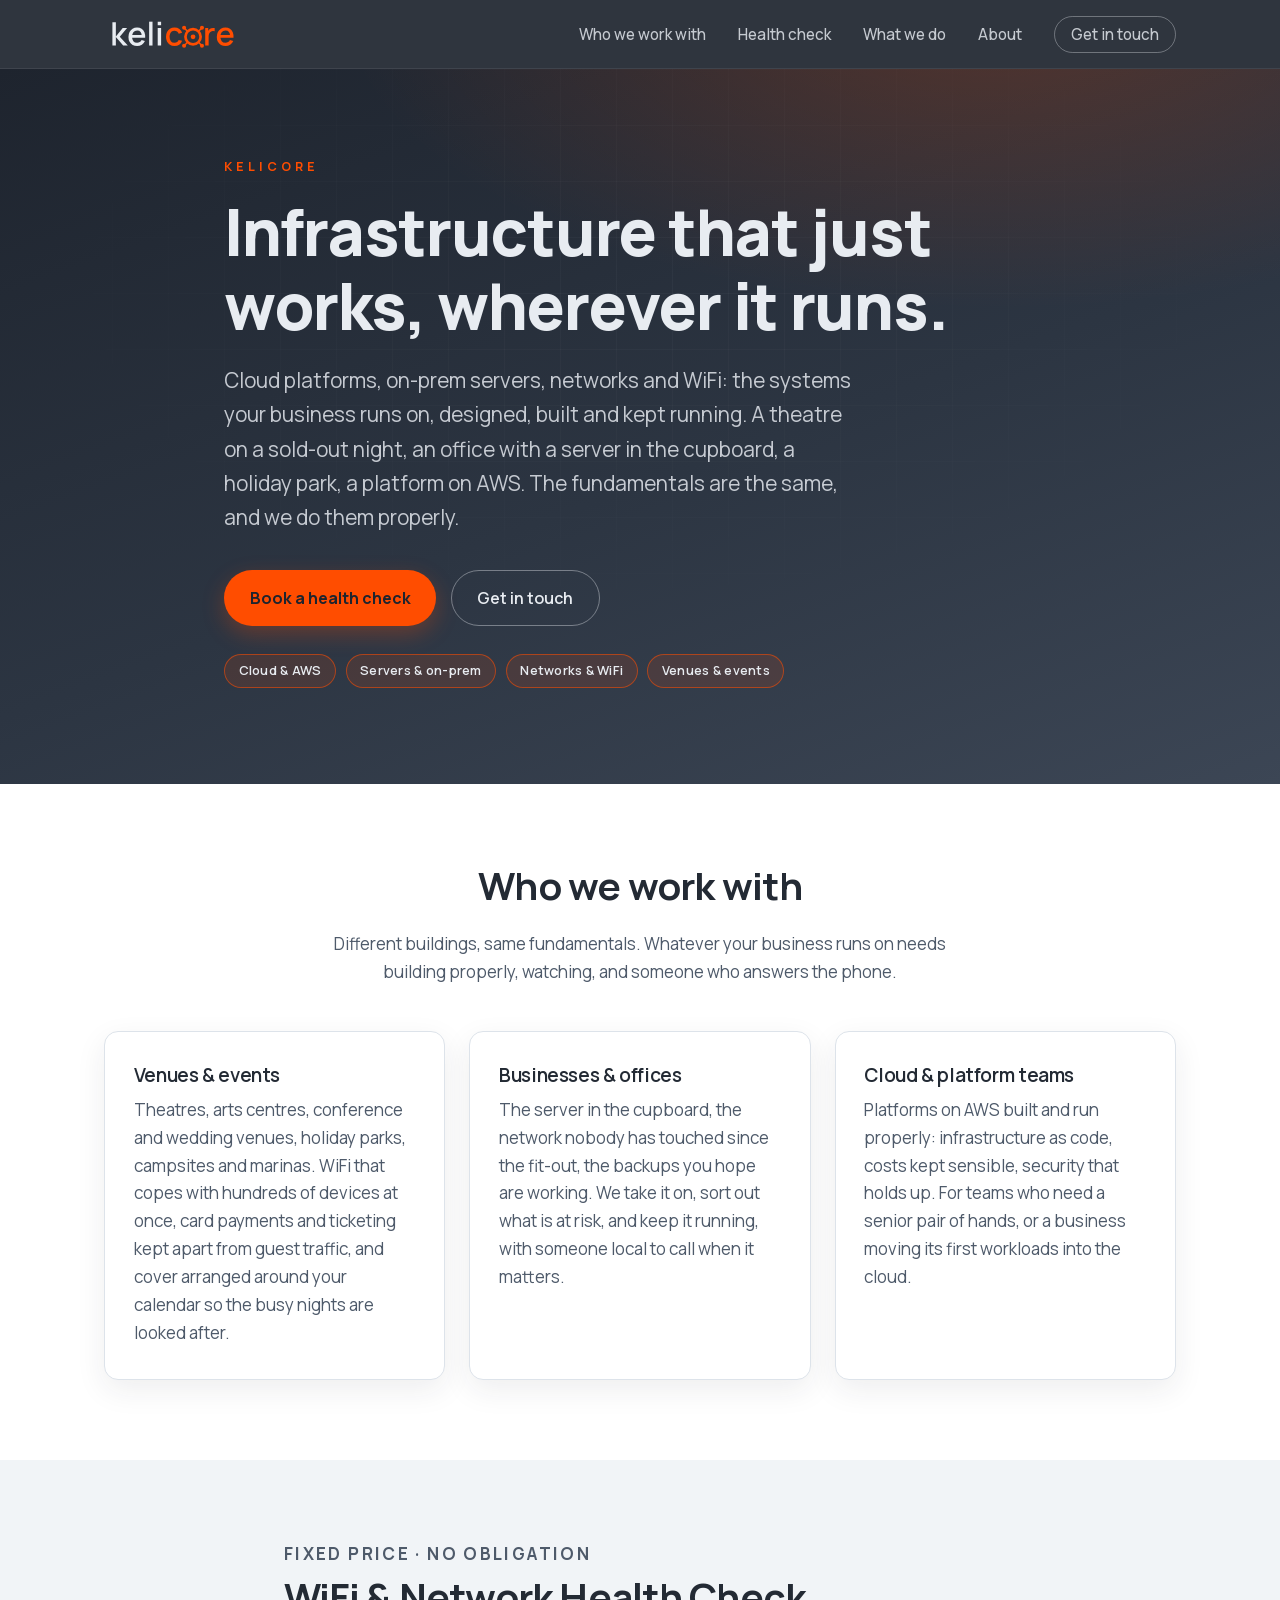
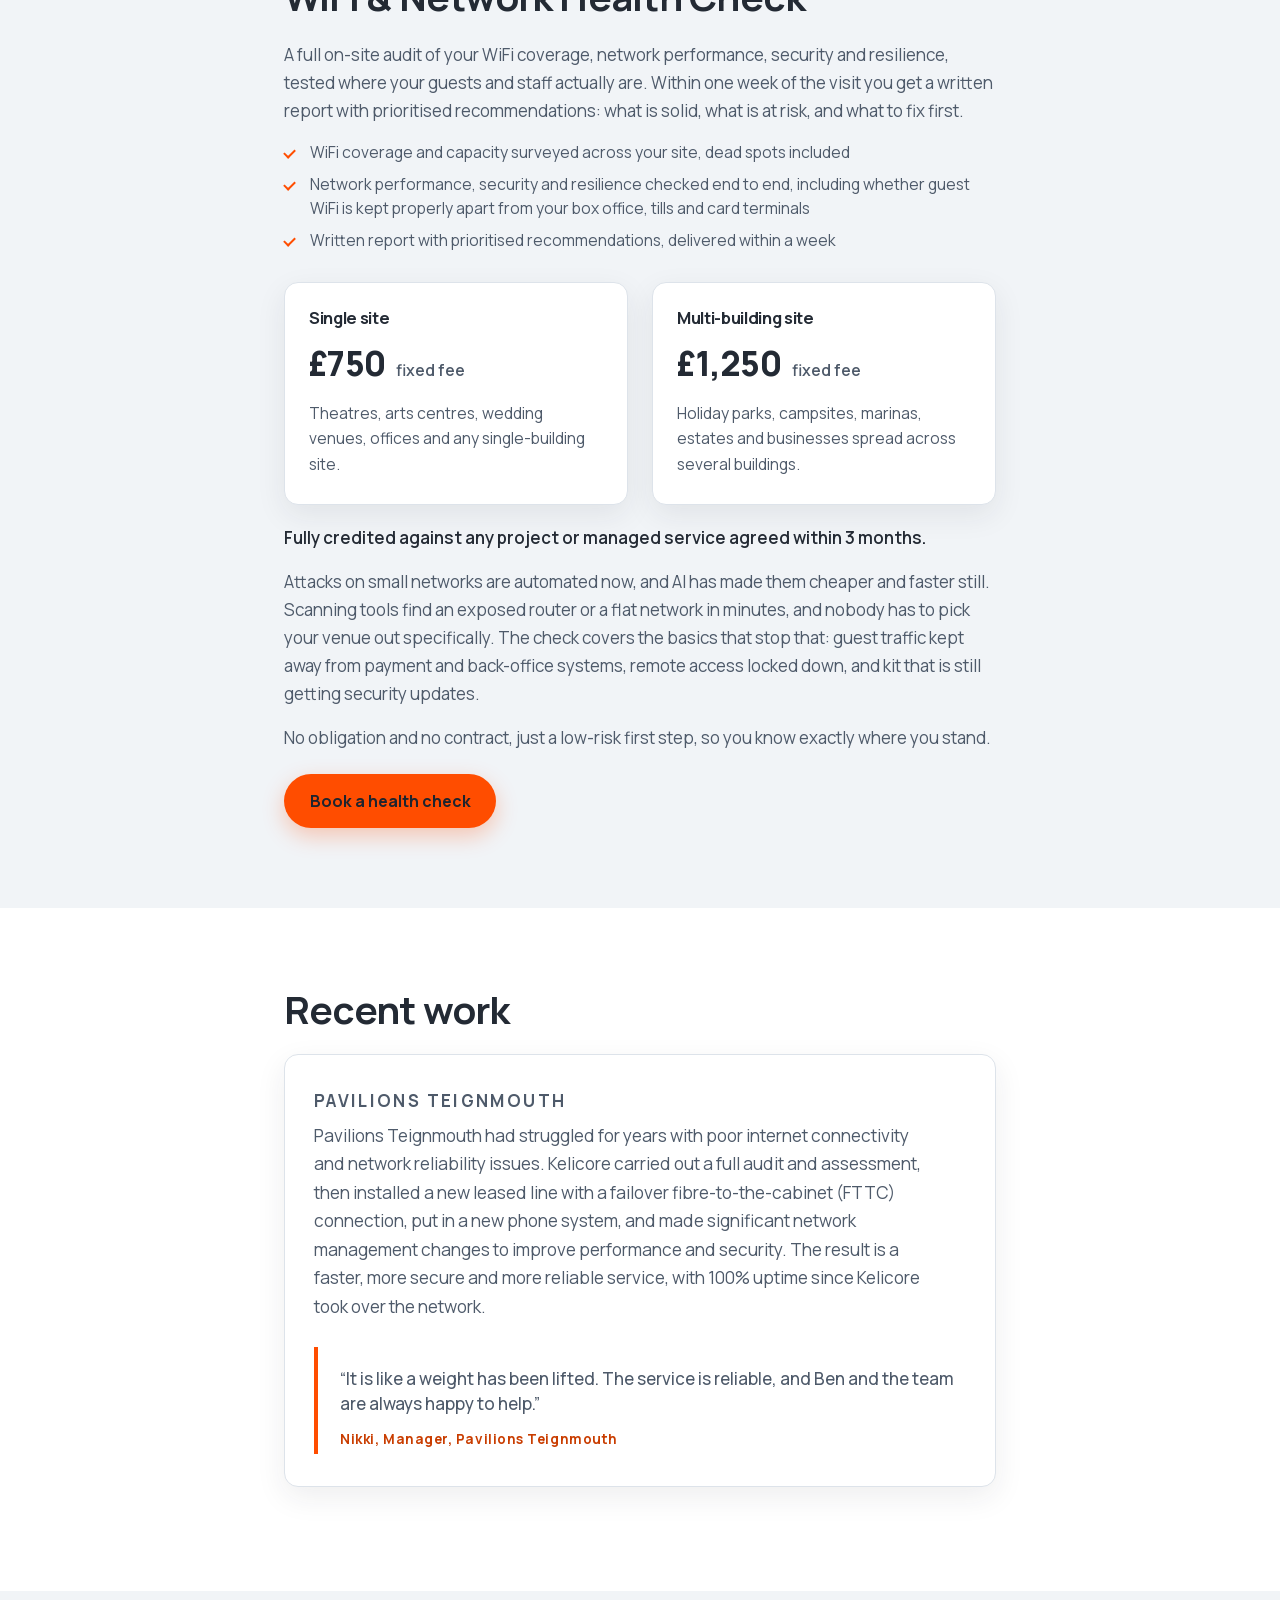
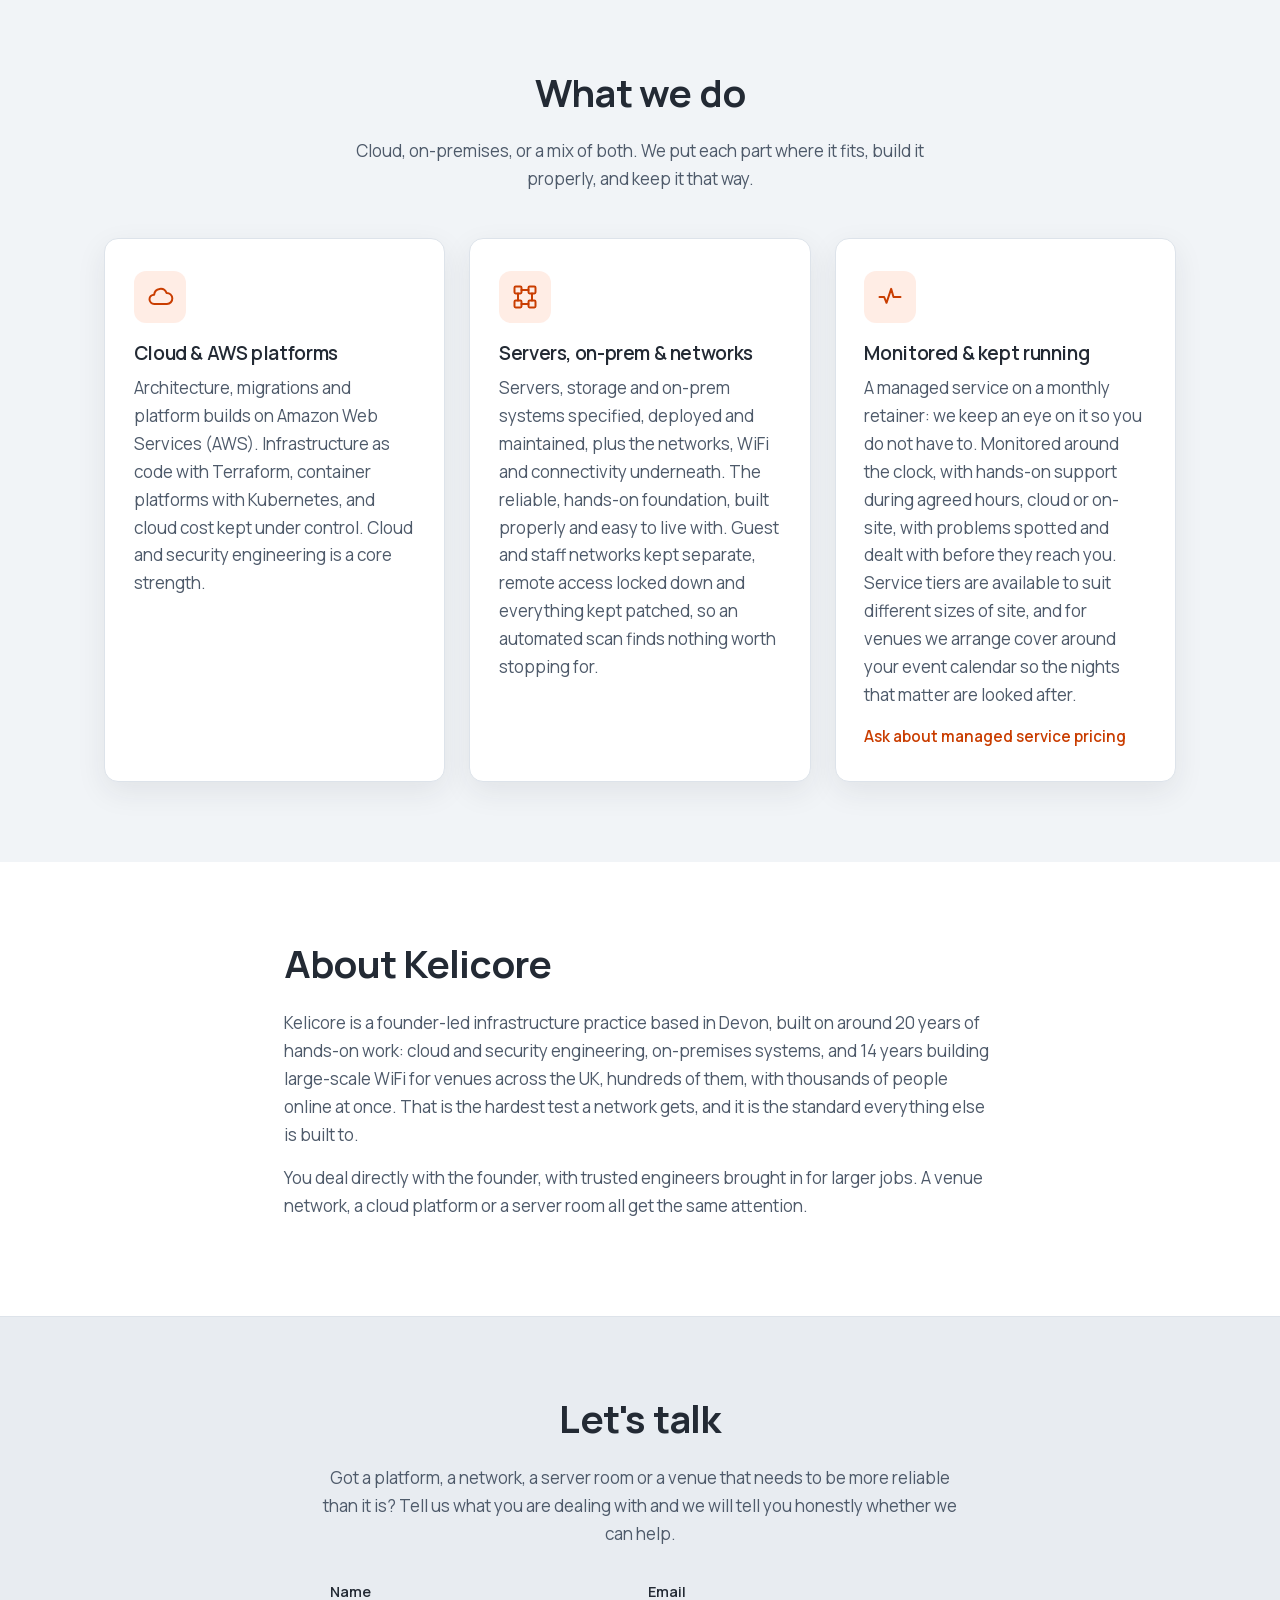
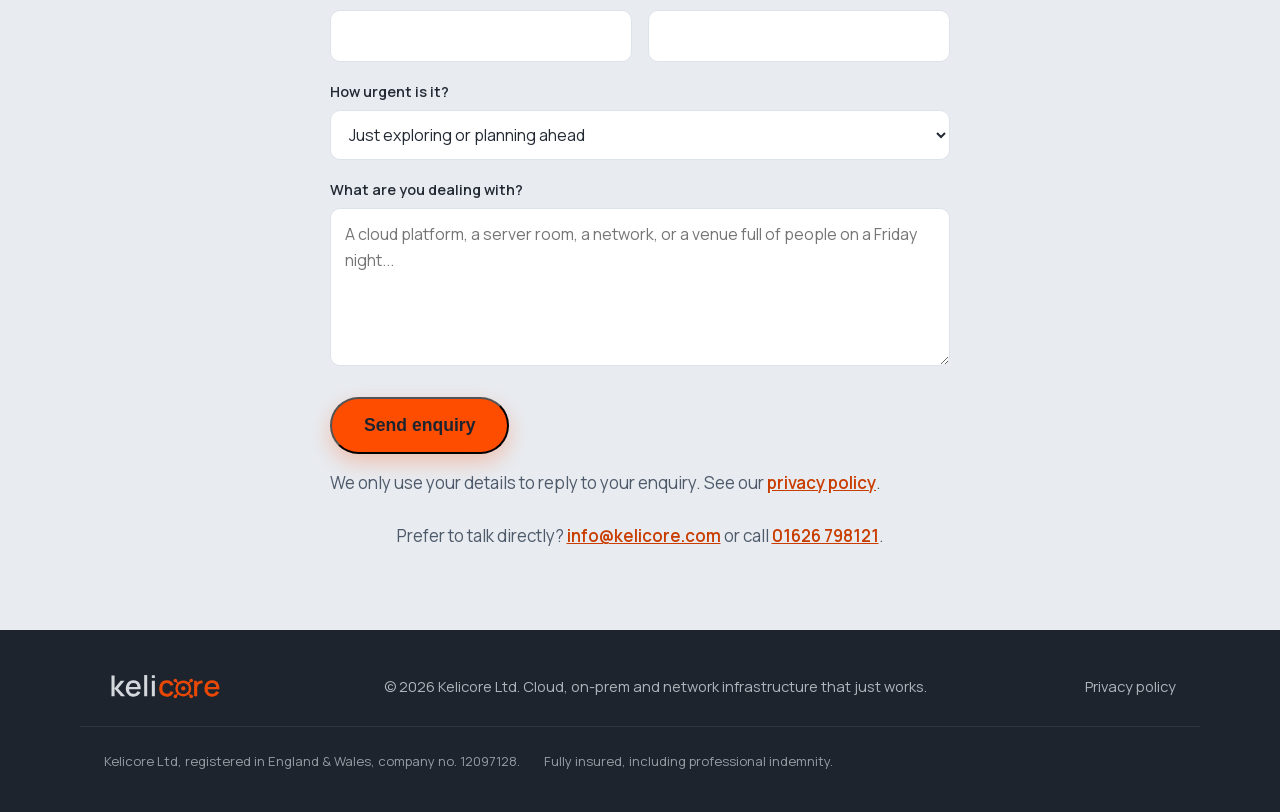
<file: index.html>
<!DOCTYPE html>
<html lang="en">
<head>
  <meta charset="UTF-8">
  <meta name="viewport" content="width=device-width, initial-scale=1.0">
  <title>Kelicore | Infrastructure that just works</title>
  <meta name="description" content="Kelicore designs, builds and looks after the infrastructure businesses run on: cloud and AWS, on-prem servers, networks and WiFi. Venues, offices and everything in between. Fixed-price health checks from £750. Devon and the South West.">

  <link rel="icon" href="favicon.ico" sizes="48x48">
  <link rel="icon" href="favicon-32.png" type="image/png" sizes="32x32">
  <link rel="icon" type="image/svg+xml" href="favicon.svg">
  <link rel="apple-touch-icon" href="apple-touch-icon-180.png">
  <link rel="canonical" href="https://kelicore.com/">

  <!-- Open Graph -->
  <meta property="og:type" content="website">
  <meta property="og:title" content="Kelicore | Infrastructure that just works">
  <meta property="og:description" content="Kelicore designs, builds and looks after the infrastructure businesses run on: cloud and AWS, on-prem servers, networks and WiFi. Venues, offices and everything in between. Fixed-price health checks from £750. Devon and the South West.">
  <meta property="og:url" content="https://kelicore.com/">
  <meta property="og:image" content="https://kelicore.com/assets/og-image.png">
  <meta name="twitter:card" content="summary_large_image">
  <meta name="twitter:description" content="Kelicore designs, builds and looks after the infrastructure businesses run on: cloud and AWS, on-prem servers, networks and WiFi. Venues, offices and everything in between. Fixed-price health checks from £750. Devon and the South West.">

  <!-- Fonts: Manrope is the brand typeface, self-hosted (see styles.css) -->
  <link rel="preload" href="assets/fonts/manrope-latin.woff2" as="font" type="font/woff2" crossorigin>

  <link rel="stylesheet" href="styles.css">

  <!-- Structured data: helps search engines understand the business, its
       location, services and the Pavilions Teignmouth reference. -->
  <script type="application/ld+json">
  {
    "@context": "https://schema.org",
    "@type": "ProfessionalService",
    "@id": "https://kelicore.com/#business",
    "name": "Kelicore Ltd",
    "alternateName": "Kelicore",
    "url": "https://kelicore.com/",
    "logo": "https://kelicore.com/assets/logo-light-bg.svg",
    "image": "https://kelicore.com/assets/og-image.png",
    "description": "Independent, founder-led infrastructure practice. Cloud and AWS, on-premises servers, networks and WiFi, designed, built and kept running for venues, offices and any business that depends on them.",
    "email": "info@kelicore.com",
    "telephone": "+44 1626 798121",
    "address": {
      "@type": "PostalAddress",
      "addressRegion": "Devon",
      "addressCountry": "GB"
    },
    "areaServed": {
      "@type": "Place",
      "name": "South West England"
    },
    "knowsAbout": [
      "Venue and event infrastructure",
      "Amazon Web Services (AWS)",
      "Cloud infrastructure",
      "On-premises servers and systems",
      "Networks and WiFi",
      "Infrastructure monitoring"
    ],
    "hasOfferCatalog": {
      "@type": "OfferCatalog",
      "name": "Infrastructure services",
      "itemListElement": [
        { "@type": "Offer", "itemOffered": { "@type": "Service", "name": "Venue & event infrastructure" } },
        { "@type": "Offer", "price": "750", "priceCurrency": "GBP", "itemOffered": { "@type": "Service", "name": "WiFi & Network Health Check — single site" } },
        { "@type": "Offer", "price": "1250", "priceCurrency": "GBP", "itemOffered": { "@type": "Service", "name": "WiFi & Network Health Check — multi-building site" } },
        { "@type": "Offer", "itemOffered": { "@type": "Service", "name": "Cloud & AWS platforms" } },
        { "@type": "Offer", "itemOffered": { "@type": "Service", "name": "Servers, on-prem & networks" } },
        { "@type": "Offer", "itemOffered": { "@type": "Service", "name": "Monitoring & managed support" } }
      ]
    },
    "review": {
      "@type": "Review",
      "reviewBody": "It is like a weight has been lifted. The service is reliable, and Ben and the team are always happy to help.",
      "author": { "@type": "Person", "name": "Nikki" },
      "publisher": { "@type": "Organization", "name": "Pavilions Teignmouth" }
    }
  }
  </script>
</head>
<body>

  <header class="site-header" id="top">
    <nav class="nav container" aria-label="Primary">
      <a class="nav__brand" href="#top" aria-label="Kelicore home">
        <img src="assets/logo-dark-bg.svg" alt="Kelicore" class="nav__logo">
      </a>
      <button class="nav__toggle" aria-expanded="false" aria-controls="nav-menu" aria-label="Toggle menu">
        <span></span><span></span><span></span>
      </button>
      <ul class="nav__menu" id="nav-menu">
        <li><a href="#who">Who we work with</a></li>
        <li><a href="#healthcheck">Health check</a></li>
        <li><a href="#services">What we do</a></li>
        <li><a href="#about">About</a></li>
        <li><a href="#contact" class="nav__cta">Get in touch</a></li>
      </ul>
    </nav>
  </header>

  <main>

    <!-- Hero -->
    <section class="hero">
      <div class="hero__inner container">
        <p class="hero__eyebrow">Kelicore</p>
        <h1 class="hero__title">Infrastructure that just works, wherever it runs.</h1>
        <p class="hero__subtitle">
          Cloud platforms, on-prem servers, networks and WiFi: the systems
          your business runs on, designed, built and kept running. A theatre
          on a sold-out night, an office with a server in the cupboard, a
          holiday park, a platform on AWS. The fundamentals are the same,
          and we do them properly.
        </p>
        <div class="hero__actions">
          <a class="btn btn--primary" href="#healthcheck">Book a health check</a>
          <a class="btn btn--ghost" href="#contact">Get in touch</a>
        </div>
        <ul class="hero__chips" aria-label="What we do">
          <li class="chip">Cloud &amp; AWS</li>
          <li class="chip">Servers &amp; on-prem</li>
          <li class="chip">Networks &amp; WiFi</li>
          <li class="chip">Venues &amp; events</li>
        </ul>
      </div>
    </section>

    <!-- Who we work with -->
    <section class="section" id="who">
      <div class="container">
        <h2 class="section__title section__title--center">Who we work with</h2>
        <p class="section__lead">
          Different buildings, same fundamentals. Whatever your business runs
          on needs building properly, watching, and someone who answers the
          phone.
        </p>
        <div class="cards cards--three">
          <article class="card">
            <h3 class="card__title">Venues &amp; events</h3>
            <p class="card__body">
              Theatres, arts centres, conference and wedding venues, holiday
              parks, campsites and marinas. WiFi that copes with hundreds of
              devices at once, card payments and ticketing kept apart from
              guest traffic, and cover arranged around your calendar so the
              busy nights are looked after.
            </p>
          </article>
          <article class="card">
            <h3 class="card__title">Businesses &amp; offices</h3>
            <p class="card__body">
              The server in the cupboard, the network nobody has touched since
              the fit-out, the backups you hope are working. We take it on,
              sort out what is at risk, and keep it running, with someone
              local to call when it matters.
            </p>
          </article>
          <article class="card">
            <h3 class="card__title">Cloud &amp; platform teams</h3>
            <p class="card__body">
              Platforms on AWS built and run properly: infrastructure as code,
              costs kept sensible, security that holds up. For teams who need
              a senior pair of hands, or a business moving its first workloads
              into the cloud.
            </p>
          </article>
        </div>
      </div>
    </section>

    <!-- Health check: fixed-price entry offer -->
    <section class="section section--tint" id="healthcheck">
      <div class="container section__narrow">
        <p class="card__tag">Fixed price &middot; No obligation</p>
        <h2 class="section__title">WiFi &amp; Network Health Check</h2>
        <p>
          A full on-site audit of your WiFi coverage, network performance,
          security and resilience, tested where your guests and staff actually
          are. Within one week of the visit you get a written report with
          prioritised recommendations: what is solid, what is at risk, and what
          to fix first.
        </p>
        <ul class="tier__list">
          <li>WiFi coverage and capacity surveyed across your site, dead spots included</li>
          <li>Network performance, security and resilience checked end to end, including whether guest WiFi is kept properly apart from your box office, tills and card terminals</li>
          <li>Written report with prioritised recommendations, delivered within a week</li>
        </ul>
        <div class="healthcheck__tiers">
          <div class="healthcheck__tier">
            <h3 class="healthcheck__tier-title">Single site</h3>
            <p class="healthcheck__price">&pound;750 <span>fixed fee</span></p>
            <p class="healthcheck__tier-body">Theatres, arts centres, wedding venues, offices and any single-building site.</p>
          </div>
          <div class="healthcheck__tier">
            <h3 class="healthcheck__tier-title">Multi-building site</h3>
            <p class="healthcheck__price">&pound;1,250 <span>fixed fee</span></p>
            <p class="healthcheck__tier-body">Holiday parks, campsites, marinas, estates and businesses spread across several buildings.</p>
          </div>
        </div>
        <p class="healthcheck__credit">
          Fully credited against any project or managed service agreed within
          3 months.
        </p>
        <p>
          Attacks on small networks are automated now, and AI has made them
          cheaper and faster still. Scanning tools find an exposed router or a
          flat network in minutes, and nobody has to pick your venue out
          specifically. The check covers the basics that stop that: guest
          traffic kept away from payment and back-office systems, remote
          access locked down, and kit that is still getting security updates.
        </p>
        <p>
          No obligation and no contract, just a low-risk first step, so you
          know exactly where you stand.
        </p>
        <a class="btn btn--primary" href="#contact" data-prefill="healthcheck">Book a health check</a>
      </div>
    </section>

    <!-- Proof -->
    <section class="section" id="proof">
      <div class="container section__narrow">
        <h2 class="section__title">Recent work</h2>
        <article class="card card--feature">
          <p class="card__tag">Pavilions Teignmouth</p>
          <p class="card__body">
            Pavilions Teignmouth had struggled for years with poor internet
            connectivity and network reliability issues. Kelicore carried out
            a full audit and assessment, then installed a new leased line with a
            failover fibre-to-the-cabinet (FTTC) connection, put in a new phone
            system, and made significant network management changes to improve
            performance and security. The result is a faster, more secure and
            more reliable service, with 100% uptime since Kelicore took over
            the network.
          </p>
          <blockquote class="quote">
            <p class="quote__text">
              &ldquo;It is like a weight has been lifted. The service is reliable,
              and Ben and the team are always happy to help.&rdquo;
            </p>
            <footer class="quote__cite">Nikki, Manager, Pavilions Teignmouth</footer>
          </blockquote>
        </article>
      </div>
    </section>

    <!-- What we do -->
    <section class="section section--tint" id="services">
      <div class="container">
        <h2 class="section__title section__title--center">What we do</h2>
        <p class="section__lead">
          Cloud, on-premises, or a mix of both. We put each part where it
          fits, build it properly, and keep it that way.
        </p>

        <div class="cards cards--three">
          <article class="card">
            <div class="card__icon" aria-hidden="true">
              <svg viewBox="0 0 24 24" fill="none" stroke="currentColor" stroke-width="1.7" stroke-linecap="round" stroke-linejoin="round"><path d="M7 18a4 4 0 0 1 0-8 5.5 5.5 0 0 1 10.6-1.5A3.75 3.75 0 0 1 18 18H7Z"/></svg>
            </div>
            <h3 class="card__title">Cloud &amp; AWS platforms</h3>
            <p class="card__body">
              Architecture, migrations and platform builds on Amazon Web Services
              (AWS). Infrastructure as code with Terraform, container platforms
              with Kubernetes, and cloud cost kept under control. Cloud and
              security engineering is a core strength.
            </p>
          </article>

          <article class="card">
            <div class="card__icon" aria-hidden="true">
              <svg viewBox="0 0 24 24" fill="none" stroke="currentColor" stroke-width="1.7" stroke-linecap="round" stroke-linejoin="round"><rect x="3" y="3" width="6" height="6" rx="1"/><rect x="15" y="15" width="6" height="6" rx="1"/><rect x="15" y="3" width="6" height="6" rx="1"/><rect x="3" y="15" width="6" height="6" rx="1"/><path d="M9 6h6M6 9v6M18 9v6M9 18h6"/></svg>
            </div>
            <h3 class="card__title">Servers, on-prem &amp; networks</h3>
            <p class="card__body">
              Servers, storage and on-prem systems specified, deployed and
              maintained, plus the networks, WiFi and connectivity
              underneath. The reliable, hands-on foundation, built properly and
              easy to live with. Guest and staff networks kept separate,
              remote access locked down and everything kept patched, so an
              automated scan finds nothing worth stopping for.
            </p>
          </article>

          <article class="card">
            <div class="card__icon" aria-hidden="true">
              <svg viewBox="0 0 24 24" fill="none" stroke="currentColor" stroke-width="1.7" stroke-linecap="round" stroke-linejoin="round"><path d="M3 12h4l2 5 4-12 2 7h6"/></svg>
            </div>
            <h3 class="card__title">Monitored &amp; kept running</h3>
            <p class="card__body">
              A managed service on a monthly retainer: we keep an eye on it so
              you do not have to. Monitored around the clock, with hands-on
              support during agreed hours, cloud or on-site, with problems
              spotted and dealt with before they reach you. Service tiers are
              available to suit different sizes of site, and for venues we
              arrange cover around your event calendar so the nights that
              matter are looked after.
            </p>
            <a class="card__link" href="#contact">Ask about managed service pricing</a>
          </article>
        </div>
      </div>
    </section>

    <!-- About -->
    <section class="section" id="about">
      <div class="container section__narrow">
        <h2 class="section__title">About Kelicore</h2>
        <p>
          Kelicore is a founder-led infrastructure practice based in Devon,
          built on around 20 years of hands-on work: cloud and security
          engineering, on-premises systems, and 14 years building large-scale
          WiFi for venues across the UK, hundreds of them, with thousands of
          people online at once. That is the hardest test a network gets, and
          it is the standard everything else is built to.
        </p>
        <p>
          You deal directly with the founder, with trusted engineers brought in
          for larger jobs. A venue network, a cloud platform or a server room
          all get the same attention.
        </p>
      </div>
    </section>

    <!-- Contact -->
    <section class="section section--contact" id="contact">
      <div class="container section__narrow section__narrow--center">
        <h2 class="section__title section__title--center">Let's talk</h2>
        <p class="section__lead">
          Got a platform, a network, a server room or a venue that needs to be
          more reliable than it is? Tell us what you are dealing with and we
          will tell you honestly whether we can help.
        </p>
        <!-- Web3Forms access key. Public by design: it only permits submissions
             to the registered inbox. Tested working from kelicore.com on
             2026-09-03. Restrict it to kelicore.com in the Web3Forms dashboard
             to stop other sites using it to spam the inbox. -->
        <form class="contact-form" action="https://api.web3forms.com/submit" method="POST">
          <input type="hidden" name="access_key" value="3d0f3ae3-8af6-45b0-99b5-92fe1067adc7">
          <input type="hidden" name="subject" value="New enquiry from kelicore.com">
          <input type="hidden" name="from_name" value="Kelicore website">
          <!-- Honeypot: bots fill this, humans never see it -->
          <input type="checkbox" name="botcheck" tabindex="-1" autocomplete="off" style="display:none" aria-hidden="true">

          <div class="form__row">
            <div class="form__field">
              <label for="name">Name</label>
              <input type="text" id="name" name="name" required autocomplete="name">
            </div>
            <div class="form__field">
              <label for="email">Email</label>
              <input type="email" id="email" name="email" required autocomplete="email">
            </div>
          </div>

          <div class="form__field">
            <label for="urgency">How urgent is it?</label>
            <select id="urgency" name="urgency">
              <option>Just exploring or planning ahead</option>
              <option>Something to sort out soon</option>
              <option>Live problem, need help now</option>
            </select>
          </div>

          <div class="form__field">
            <label for="message">What are you dealing with?</label>
            <textarea id="message" name="message" rows="5" required placeholder="A cloud platform, a server room, a network, or a venue full of people on a Friday night..."></textarea>
          </div>

          <button type="submit" class="btn btn--primary btn--lg">Send enquiry</button>
          <p class="form__consent">
            We only use your details to reply to your enquiry. See our
            <a href="privacy.html">privacy policy</a>.
          </p>
          <p class="form__status" role="status" aria-live="polite"></p>
        </form>

        <!-- Shown in place of the form once a message sends successfully -->
        <div class="form-success" hidden>
          <div class="form-success__icon" aria-hidden="true">
            <svg viewBox="0 0 24 24" fill="none" stroke="currentColor" stroke-width="2" stroke-linecap="round" stroke-linejoin="round"><path d="M20 6 9 17l-5-5"/></svg>
          </div>
          <h3 class="form-success__title">Thanks, message received.</h3>
          <p class="form-success__text">
            Your enquiry is with us and we will get back to you shortly.
            If it cannot wait, call <a href="tel:+441626798121">01626 798121</a>.
          </p>
        </div>

        <p class="contact-alt">
          Prefer to talk directly?
          <a href="mailto:info@kelicore.com">info@kelicore.com</a>
          or call <a href="tel:+441626798121">01626 798121</a>.
        </p>
      </div>
    </section>

  </main>

  <footer class="footer">
    <div class="container footer__inner">
      <img src="assets/logo-dark-bg.svg" alt="Kelicore" class="footer__logo">
      <p class="footer__meta">
        &copy; <span id="year">2026</span> Kelicore Ltd. Cloud, on-prem and
        network infrastructure that just works.
      </p>
      <ul class="footer__links" aria-label="Legal">
        <li><a href="privacy.html">Privacy policy</a></li>
      </ul>
    </div>
    <div class="container footer__trust">
      <span>Kelicore Ltd, registered in England &amp; Wales, company no. 12097128.</span>
      <!-- TODO: INSURANCE_WORDING: confirm professional indemnity wording / cover amount. -->
      <span>Fully insured, including professional indemnity.</span>
      <!-- TODO: add a Cyber Essentials line here once the certification is held, e.g. "Cyber Essentials certified." -->
    </div>
  </footer>

  <script>
    // Footer year
    document.getElementById('year').textContent = new Date().getFullYear();

    // Mobile nav toggle
    var toggle = document.querySelector('.nav__toggle');
    var menu = document.getElementById('nav-menu');
    toggle.addEventListener('click', function () {
      var open = menu.classList.toggle('is-open');
      toggle.setAttribute('aria-expanded', String(open));
    });
    // Close menu when a link is tapped (mobile)
    menu.addEventListener('click', function (e) {
      if (e.target.tagName === 'A') {
        menu.classList.remove('is-open');
        toggle.setAttribute('aria-expanded', 'false');
      }
    });

    // Contact form: submit to Web3Forms via fetch so we can show an inline
    // success message. Without JS the form still posts natively and works.
    var form = document.querySelector('.contact-form');
    if (form) {
      // Health check CTA: pre-fill the contact form so the enquiry arrives
      // tagged as a booking. Without JS the button still jumps to the form.
      var prefillLinks = document.querySelectorAll('[data-prefill="healthcheck"]');
      Array.prototype.forEach.call(prefillLinks, function (link) {
        link.addEventListener('click', function () {
          form.querySelector('input[name="subject"]').value = 'Health check booking';
          var message = form.querySelector('#message');
          if (message && !message.value) {
            message.value = 'I would like to book a Venue WiFi & Network Health Check.';
          }
        });
      });

      // Note: do not name this "status". A global "var status" aliases the
      // special window.status property, which coerces to a string and silently
      // discards the element, so no messages would ever show.
      var statusEl = form.querySelector('.form__status');
      var showError = function (msg) {
        statusEl.className = 'form__status is-error';
        statusEl.textContent = msg || 'Something went wrong. Please email info@kelicore.com.';
      };
      form.addEventListener('submit', function (e) {
        e.preventDefault();
        var submitBtn = form.querySelector('button[type="submit"]');
        submitBtn.disabled = true;
        statusEl.className = 'form__status is-sending';
        statusEl.textContent = 'Sending...';
        fetch('https://api.web3forms.com/submit', {
          method: 'POST',
          headers: { 'Accept': 'application/json' },
          body: new FormData(form)
        })
          .then(function (res) {
            return res.json().then(function (json) { return { ok: res.ok, json: json }; });
          })
          .then(function (r) {
            if (r.ok && r.json && r.json.success) {
              form.reset();
              // Swap the form out for a clear confirmation panel
              form.hidden = true;
              statusEl.textContent = '';
              var success = document.querySelector('.form-success');
              success.hidden = false;
              success.scrollIntoView({ behavior: 'smooth', block: 'center' });
            } else {
              showError(r.json && r.json.message);
            }
          })
          .catch(function () { showError(); })
          .then(function () { submitBtn.disabled = false; });
      });
    }
  </script>

</body>
</html>
</file>
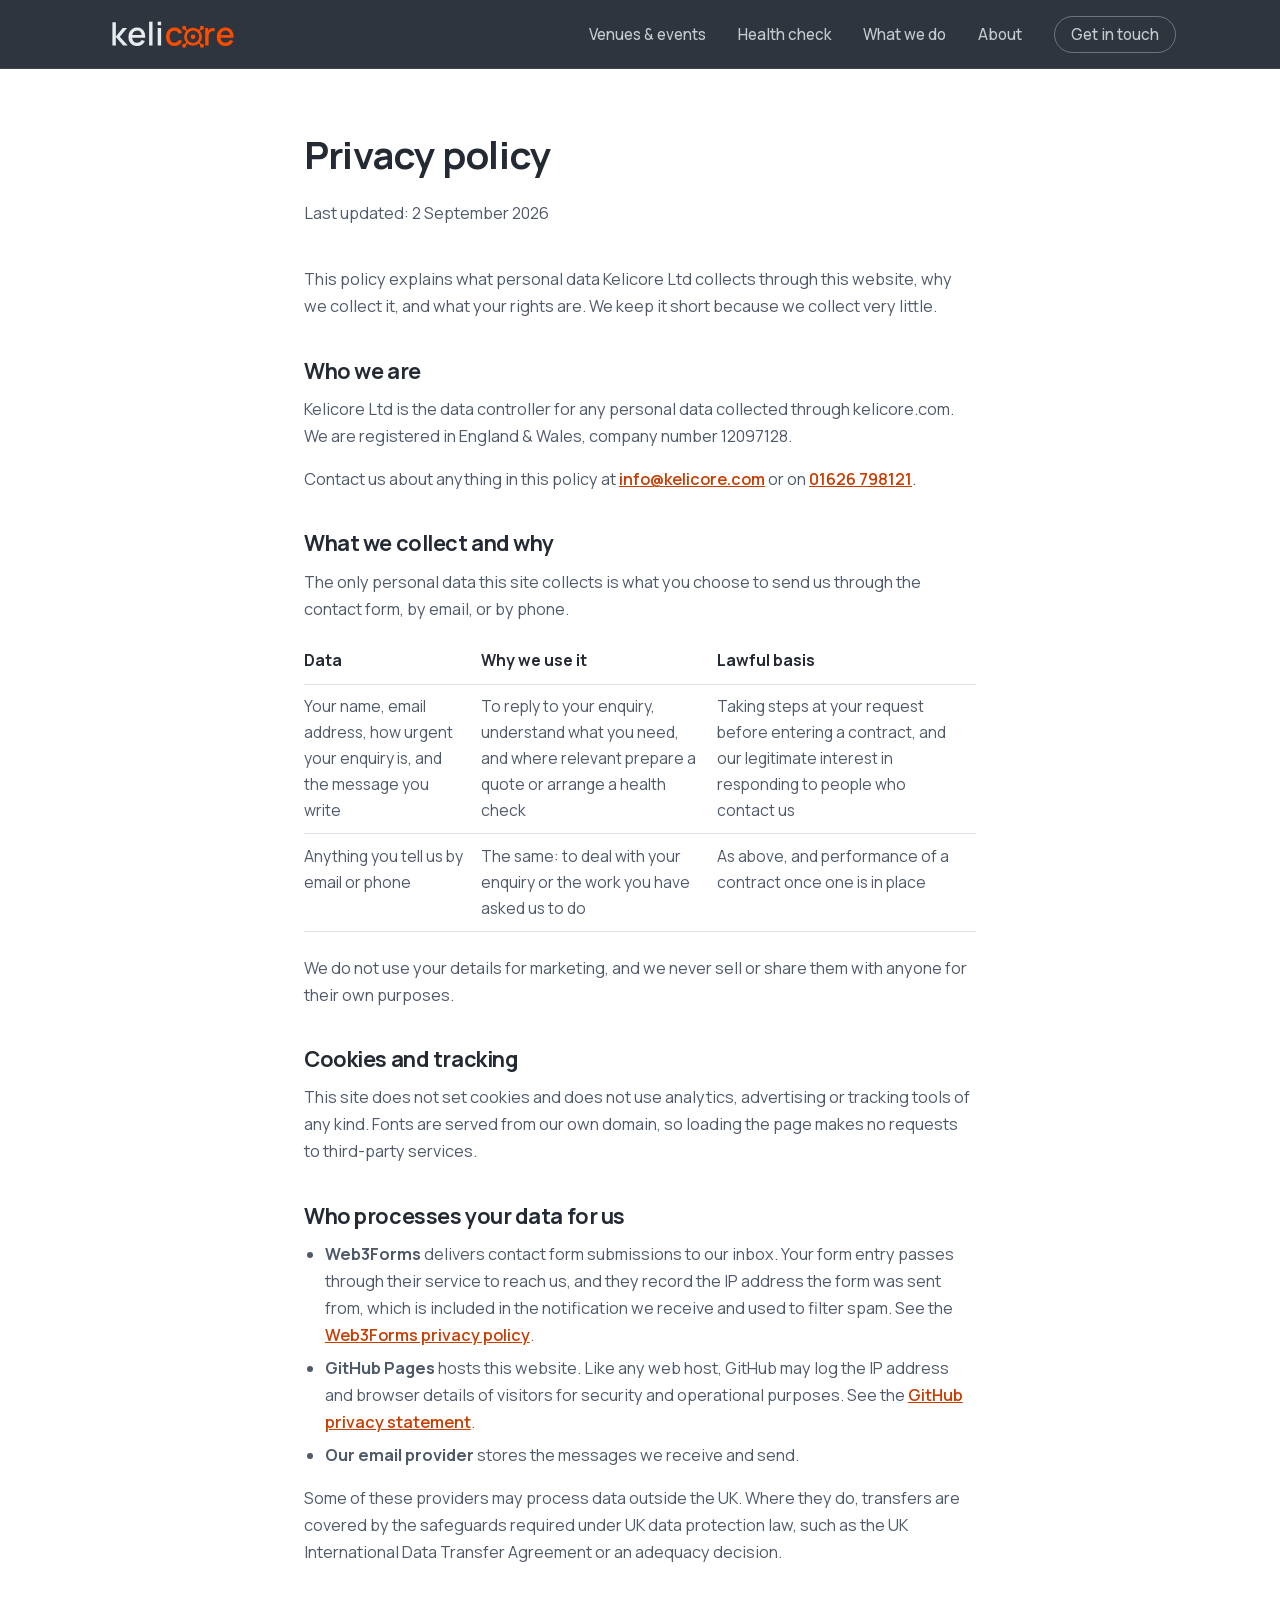
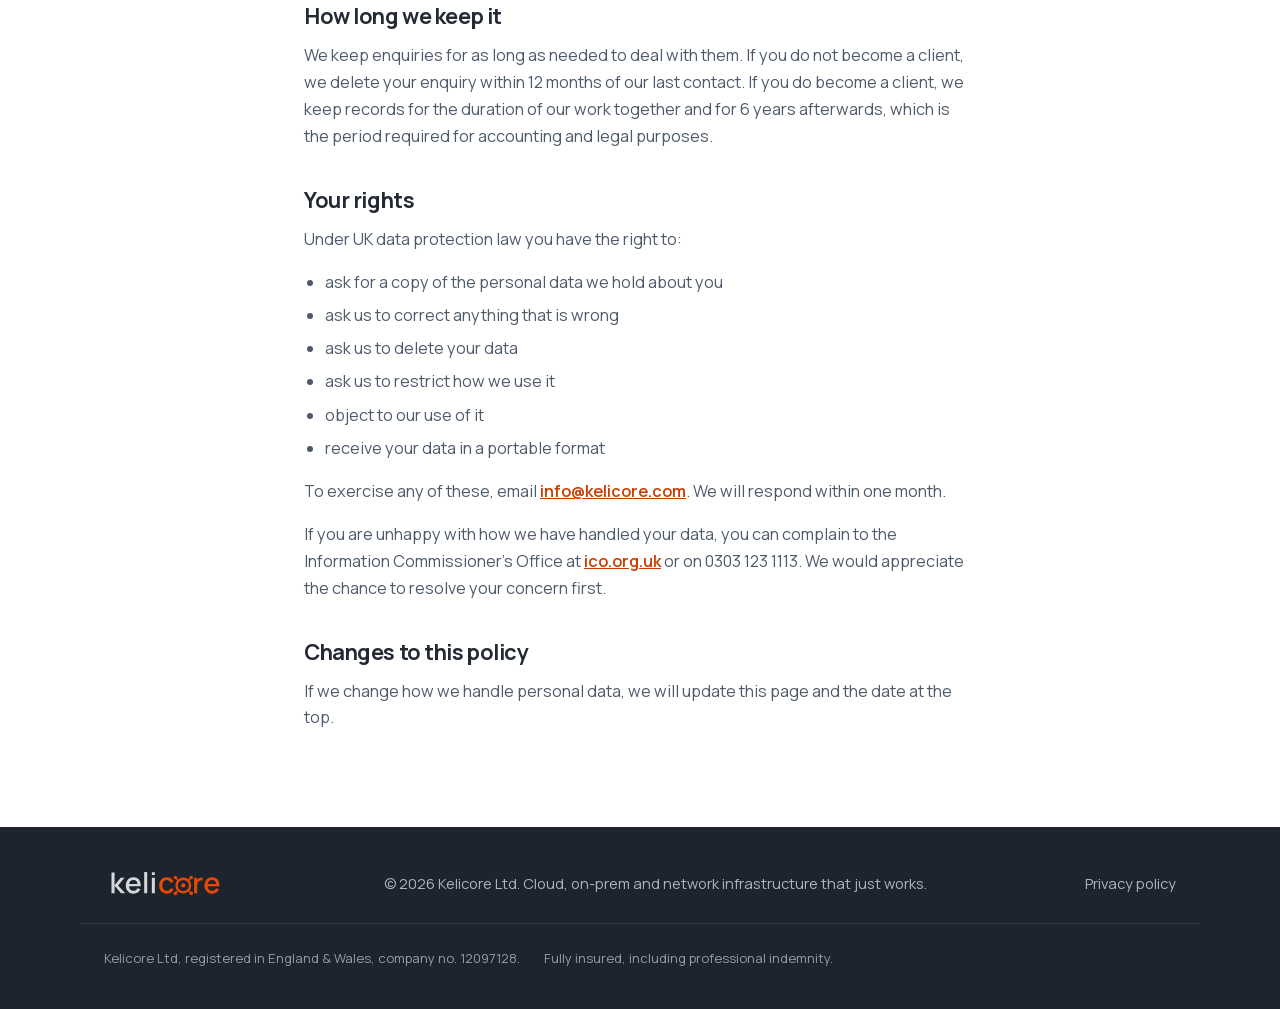
<file: privacy.html>
<!DOCTYPE html>
<html lang="en">
<head>
  <meta charset="UTF-8">
  <meta name="viewport" content="width=device-width, initial-scale=1.0">
  <title>Privacy policy | Kelicore</title>
  <meta name="description" content="How Kelicore Ltd collects, uses and protects personal data submitted through kelicore.com.">
  <meta name="robots" content="noindex, follow">

  <link rel="icon" href="favicon.ico" sizes="48x48">
  <link rel="icon" href="favicon-32.png" type="image/png" sizes="32x32">
  <link rel="icon" type="image/svg+xml" href="favicon.svg">
  <link rel="apple-touch-icon" href="apple-touch-icon-180.png">
  <link rel="canonical" href="https://kelicore.com/privacy.html">

  <!-- Fonts: Manrope is the brand typeface, self-hosted (see styles.css) -->
  <link rel="preload" href="assets/fonts/manrope-latin.woff2" as="font" type="font/woff2" crossorigin>

  <link rel="stylesheet" href="styles.css">
</head>
<body>

  <header class="site-header" id="top">
    <nav class="nav container" aria-label="Primary">
      <a class="nav__brand" href="index.html" aria-label="Kelicore home">
        <img src="assets/logo-dark-bg.svg" alt="Kelicore" class="nav__logo">
      </a>
      <button class="nav__toggle" aria-expanded="false" aria-controls="nav-menu" aria-label="Toggle menu">
        <span></span><span></span><span></span>
      </button>
      <ul class="nav__menu" id="nav-menu">
        <li><a href="index.html#venues">Venues &amp; events</a></li>
        <li><a href="index.html#healthcheck">Health check</a></li>
        <li><a href="index.html#services">What we do</a></li>
        <li><a href="index.html#about">About</a></li>
        <li><a href="index.html#contact" class="nav__cta">Get in touch</a></li>
      </ul>
    </nav>
  </header>

  <main>
    <section class="page">
      <div class="container page__narrow">
        <h1 class="section__title">Privacy policy</h1>
        <p class="page__updated">Last updated: 2 September 2026</p>

        <p>
          This policy explains what personal data Kelicore Ltd collects through
          this website, why we collect it, and what your rights are. We keep it
          short because we collect very little.
        </p>

        <h2>Who we are</h2>
        <p>
          Kelicore Ltd is the data controller for any personal data collected
          through kelicore.com. We are registered in England &amp; Wales,
          company number 12097128.
        </p>
        <p>
          Contact us about anything in this policy at
          <a href="mailto:info@kelicore.com">info@kelicore.com</a>
          or on <a href="tel:+441626798121">01626 798121</a>.
        </p>

        <h2>What we collect and why</h2>
        <p>
          The only personal data this site collects is what you choose to send
          us through the contact form, by email, or by phone.
        </p>
        <table>
          <thead>
            <tr>
              <th scope="col">Data</th>
              <th scope="col">Why we use it</th>
              <th scope="col">Lawful basis</th>
            </tr>
          </thead>
          <tbody>
            <tr>
              <td>Your name, email address, how urgent your enquiry is, and the message you write</td>
              <td>To reply to your enquiry, understand what you need, and where relevant prepare a quote or arrange a health check</td>
              <td>Taking steps at your request before entering a contract, and our legitimate interest in responding to people who contact us</td>
            </tr>
            <tr>
              <td>Anything you tell us by email or phone</td>
              <td>The same: to deal with your enquiry or the work you have asked us to do</td>
              <td>As above, and performance of a contract once one is in place</td>
            </tr>
          </tbody>
        </table>
        <p>
          We do not use your details for marketing, and we never sell or share
          them with anyone for their own purposes.
        </p>

        <h2>Cookies and tracking</h2>
        <p>
          This site does not set cookies and does not use analytics, advertising
          or tracking tools of any kind. Fonts are served from our own domain,
          so loading the page makes no requests to third-party services.
        </p>

        <h2>Who processes your data for us</h2>
        <ul>
          <li>
            <strong>Web3Forms</strong> delivers contact form submissions to our
            inbox. Your form entry passes through their service to reach us,
            and they record the IP address the form was sent from, which is
            included in the notification we receive and used to filter spam.
            See the <a href="https://web3forms.com/privacy" rel="noopener">Web3Forms privacy policy</a>.
          </li>
          <li>
            <strong>GitHub Pages</strong> hosts this website. Like any web
            host, GitHub may log the IP address and browser details of visitors
            for security and operational purposes. See the
            <a href="https://docs.github.com/en/site-policy/privacy-policies/github-general-privacy-statement" rel="noopener">GitHub privacy statement</a>.
          </li>
          <li>
            <strong>Our email provider</strong> stores the messages we receive
            and send.
          </li>
        </ul>
        <p>
          Some of these providers may process data outside the UK. Where they
          do, transfers are covered by the safeguards required under UK data
          protection law, such as the UK International Data Transfer Agreement
          or an adequacy decision.
        </p>

        <h2>How long we keep it</h2>
        <p>
          We keep enquiries for as long as needed to deal with them. If you do
          not become a client, we delete your enquiry within 12 months of our
          last contact. If you do become a client, we keep records for the
          duration of our work together and for 6 years afterwards, which is
          the period required for accounting and legal purposes.
        </p>

        <h2>Your rights</h2>
        <p>Under UK data protection law you have the right to:</p>
        <ul>
          <li>ask for a copy of the personal data we hold about you</li>
          <li>ask us to correct anything that is wrong</li>
          <li>ask us to delete your data</li>
          <li>ask us to restrict how we use it</li>
          <li>object to our use of it</li>
          <li>receive your data in a portable format</li>
        </ul>
        <p>
          To exercise any of these, email
          <a href="mailto:info@kelicore.com">info@kelicore.com</a>.
          We will respond within one month.
        </p>
        <p>
          If you are unhappy with how we have handled your data, you can
          complain to the Information Commissioner's Office at
          <a href="https://ico.org.uk/make-a-complaint/" rel="noopener">ico.org.uk</a>
          or on 0303 123 1113. We would appreciate the chance to resolve your
          concern first.
        </p>

        <h2>Changes to this policy</h2>
        <p>
          If we change how we handle personal data, we will update this page
          and the date at the top.
        </p>
      </div>
    </section>
  </main>

  <footer class="footer">
    <div class="container footer__inner">
      <img src="assets/logo-dark-bg.svg" alt="Kelicore" class="footer__logo">
      <p class="footer__meta">
        &copy; <span id="year">2026</span> Kelicore Ltd. Cloud, on-prem and
        network infrastructure that just works.
      </p>
      <ul class="footer__links" aria-label="Legal">
        <li><a href="privacy.html">Privacy policy</a></li>
      </ul>
    </div>
    <div class="container footer__trust">
      <span>Kelicore Ltd, registered in England &amp; Wales, company no. 12097128.</span>
      <span>Fully insured, including professional indemnity.</span>
    </div>
  </footer>

  <script>
    document.getElementById('year').textContent = new Date().getFullYear();
    var toggle = document.querySelector('.nav__toggle');
    var menu = document.getElementById('nav-menu');
    toggle.addEventListener('click', function () {
      var open = menu.classList.toggle('is-open');
      toggle.setAttribute('aria-expanded', String(open));
    });
  </script>

</body>
</html>
</file>
<file: styles.css>
/* ==========================================================================
   Kelicore landing page
   Brand palette: orange #FF4D00, slate #3C4655, light #E8ECF1 (see logo bundle)
   ========================================================================== */

/* Manrope, self-hosted. Serving the font from our own domain means visitors'
   IP addresses are never sent to Google Fonts, so no third-party request is
   made before they choose to submit the contact form. Variable font, weights
   200-800, split into latin and latin-ext subsets exactly as Google serves it. */
@font-face {
  font-family: 'Manrope';
  font-style: normal;
  font-weight: 200 800;
  font-display: swap;
  src: url('assets/fonts/manrope-latin.woff2') format('woff2');
  unicode-range: U+0000-00FF, U+0131, U+0152-0153, U+02BB-02BC, U+02C6, U+02DA, U+02DC, U+0304, U+0308, U+0329, U+2000-206F, U+20AC, U+2122, U+2191, U+2193, U+2212, U+2215, U+FEFF, U+FFFD;
}
@font-face {
  font-family: 'Manrope';
  font-style: normal;
  font-weight: 200 800;
  font-display: swap;
  src: url('assets/fonts/manrope-latin-ext.woff2') format('woff2');
  unicode-range: U+0100-02BA, U+02BD-02C5, U+02C7-02CC, U+02CE-02D7, U+02DD-02FF, U+0304, U+0308, U+0329, U+1D00-1DBF, U+1E00-1E9F, U+1EF2-1EFF, U+2020, U+20A0-20AB, U+20AD-20C0, U+2113, U+2C60-2C7F, U+A720-A7FF;
}

:root {
  --accent: #ff4d00;
  /* Darker orange for text and icons on light backgrounds: #FF4D00 on white
     fails WCAG AA for small text, this shade passes. */
  --accent-deep: #c93d00;
  --slate: #3c4655;
  --hero-dark-1: #1e242e;
  --hero-dark-2: #2c3542;
  --hero-dark-3: #3c4655;
  --ink: #232a34;
  --ink-soft: #4e5a6a;
  --off-white: #e8ecf1;
  --white: #ffffff;
  --line: #dde3ea;
  --tint: #f1f4f7;

  --maxw: 1120px;
  --radius: 14px;
  --shadow: 0 10px 30px rgba(35, 42, 52, 0.08);
  --shadow-hover: 0 16px 40px rgba(35, 42, 52, 0.14);

  --font: 'Manrope', -apple-system, BlinkMacSystemFont, 'Segoe UI', Roboto,
    Helvetica, Arial, sans-serif;
}

* { box-sizing: border-box; }

html { scroll-behavior: smooth; }

body {
  margin: 0;
  font-family: var(--font);
  color: var(--ink);
  background: var(--white);
  line-height: 1.65;
  -webkit-font-smoothing: antialiased;
  text-rendering: optimizeLegibility;
}

h1, h2, h3 { line-height: 1.15; margin: 0; letter-spacing: -0.02em; }
p { margin: 0 0 1rem; }
a { color: inherit; }

.container {
  width: 100%;
  max-width: var(--maxw);
  margin: 0 auto;
  padding: 0 1.5rem;
}

/* Accessible focus states */
a:focus-visible,
button:focus-visible,
.btn:focus-visible {
  outline: 3px solid var(--accent);
  outline-offset: 3px;
  border-radius: 6px;
}

/* --------------------------------------------------------------------------
   Header / nav
   -------------------------------------------------------------------------- */
.site-header {
  position: sticky;
  top: 0;
  z-index: 50;
  background: rgba(30, 36, 46, 0.92);
  backdrop-filter: saturate(140%) blur(8px);
  border-bottom: 1px solid rgba(255, 255, 255, 0.08);
}

.nav {
  display: flex;
  align-items: center;
  justify-content: space-between;
  height: 68px;
}

.nav__brand { display: inline-flex; align-items: center; }
.nav__logo { height: 36px; width: auto; display: block; }

.nav__menu {
  list-style: none;
  display: flex;
  align-items: center;
  gap: 2rem;
  margin: 0;
  padding: 0;
}

.nav__menu a {
  text-decoration: none;
  color: rgba(232, 236, 241, 0.82);
  font-weight: 500;
  font-size: 0.95rem;
  transition: color 0.15s ease;
}
.nav__menu a:hover { color: var(--white); }

.nav__cta {
  border: 1px solid rgba(232, 236, 241, 0.35);
  padding: 0.45rem 1rem;
  border-radius: 999px;
}
.nav__cta:hover {
  background: var(--accent);
  color: var(--hero-dark-1) !important;
  border-color: var(--accent);
}

.nav__toggle {
  display: none;
  flex-direction: column;
  justify-content: center;
  gap: 5px;
  width: 42px;
  height: 42px;
  background: none;
  border: 0;
  cursor: pointer;
  padding: 0;
}
.nav__toggle span {
  display: block;
  height: 2px;
  width: 22px;
  margin: 0 auto;
  background: var(--off-white);
  border-radius: 2px;
  transition: transform 0.2s ease, opacity 0.2s ease;
}

/* --------------------------------------------------------------------------
   Hero
   -------------------------------------------------------------------------- */
.hero {
  position: relative;
  color: var(--off-white);
  background:
    radial-gradient(1100px 520px at 78% -10%, rgba(255, 77, 0, 0.22), transparent 60%),
    linear-gradient(160deg, var(--hero-dark-1) 0%, var(--hero-dark-2) 55%, var(--hero-dark-3) 100%);
  overflow: hidden;
}
.hero::after {
  /* subtle engineering-grid texture */
  content: "";
  position: absolute;
  inset: 0;
  background:
    linear-gradient(rgba(255,255,255,0.03) 1px, transparent 1px) 0 0 / 100% 56px,
    linear-gradient(90deg, rgba(255,255,255,0.03) 1px, transparent 1px) 0 0 / 56px 100%;
  -webkit-mask-image: radial-gradient(70% 70% at 50% 30%, #000 0%, transparent 75%);
  mask-image: radial-gradient(70% 70% at 50% 30%, #000 0%, transparent 75%);
  pointer-events: none;
}

.hero__inner {
  position: relative;
  z-index: 1;
  padding: 5.5rem 1.5rem 6rem;
  max-width: 880px;
}

.hero__eyebrow {
  text-transform: uppercase;
  letter-spacing: 0.32em;
  font-size: 0.78rem;
  font-weight: 700;
  color: var(--accent);
  margin: 0 0 1.1rem;
}

.hero__title {
  font-size: clamp(2.2rem, 6vw, 4rem);
  font-weight: 800;
  margin-bottom: 1.3rem;
}

.hero__subtitle {
  font-size: clamp(1.05rem, 2.2vw, 1.3rem);
  color: rgba(232, 236, 241, 0.82);
  max-width: 640px;
  margin-bottom: 2.2rem;
}

.hero__actions { display: flex; flex-wrap: wrap; gap: 0.9rem; }
.hero__actions--center { justify-content: center; }

/* Chips under the hero CTA */
.hero__chips {
  list-style: none;
  display: flex;
  flex-wrap: wrap;
  gap: 0.6rem;
  margin: 1.8rem 0 0;
  padding: 0;
}
.chip {
  font-size: 0.8rem;
  font-weight: 600;
  letter-spacing: 0.02em;
  color: var(--off-white);
  padding: 0.32rem 0.85rem;
  border: 1px solid rgba(255, 77, 0, 0.55);
  border-radius: 999px;
  background: rgba(255, 77, 0, 0.12);
}

/* --------------------------------------------------------------------------
   Buttons
   -------------------------------------------------------------------------- */
.btn {
  display: inline-flex;
  align-items: center;
  justify-content: center;
  font-weight: 600;
  font-size: 1rem;
  text-decoration: none;
  padding: 0.85rem 1.6rem;
  border-radius: 999px;
  transition: transform 0.15s ease, background 0.15s ease, box-shadow 0.15s ease;
  cursor: pointer;
}
.btn--primary {
  /* Dark slate text on brand orange: white-on-orange fails WCAG AA */
  background: var(--accent);
  color: var(--hero-dark-1);
  font-weight: 700;
  box-shadow: 0 8px 22px rgba(255, 77, 0, 0.28);
}
.btn--primary:hover { transform: translateY(-2px); background: #ff6322; box-shadow: 0 12px 28px rgba(255, 77, 0, 0.34); }
.btn--ghost {
  background: transparent;
  color: var(--off-white);
  border: 1px solid rgba(232, 236, 241, 0.4);
}
.btn--ghost:hover { background: rgba(232, 236, 241, 0.1); transform: translateY(-2px); }
.btn--lg { padding: 1rem 2rem; font-size: 1.1rem; }

/* --------------------------------------------------------------------------
   Sections
   -------------------------------------------------------------------------- */
.section { padding: 5rem 0; }
.section--tint { background: var(--tint); }

.section__narrow { max-width: 760px; }
.section__narrow--center { margin-inline: auto; text-align: center; }

.section__title {
  font-size: clamp(1.7rem, 3.6vw, 2.4rem);
  font-weight: 700;
  margin-bottom: 1.4rem;
}
.section__title--center { text-align: center; }

.section__subtitle {
  font-size: 1.25rem;
  font-weight: 700;
  margin: 2.2rem 0 0.8rem;
}

.section__lead {
  font-size: 1.15rem;
  color: var(--ink-soft);
  max-width: 640px;
  margin: 0 auto 2.8rem;
  text-align: center;
  text-wrap: pretty;
}

.section p { color: var(--ink-soft); font-size: 1.06rem; }
.section__narrow p { color: var(--ink-soft); }

/* --------------------------------------------------------------------------
   Service cards
   -------------------------------------------------------------------------- */
.cards {
  display: grid;
  grid-template-columns: repeat(2, 1fr);
  gap: 1.5rem;
}
.cards--three { grid-template-columns: repeat(3, 1fr); }

/* Featured lead card */
.card--feature {
  margin-bottom: 1.5rem;
  padding: 2.4rem 2.2rem;
  border-top: 4px solid var(--accent);
}
.card--feature .card__title { font-size: 1.5rem; }
.card--feature .card__body { font-size: 1.08rem; max-width: 62ch; }

.card__tag {
  display: inline-block;
  margin: 0 0 0.4rem;
  font-size: 0.72rem;
  font-weight: 700;
  letter-spacing: 0.14em;
  text-transform: uppercase;
  color: var(--accent-deep);
}

.card {
  background: var(--white);
  border: 1px solid var(--line);
  border-radius: var(--radius);
  padding: 2rem 1.8rem;
  box-shadow: var(--shadow);
  transition: transform 0.18s ease, box-shadow 0.18s ease, border-color 0.18s ease;
}
.card:hover {
  transform: translateY(-4px);
  box-shadow: var(--shadow-hover);
  border-color: var(--accent);
}

.card__icon {
  width: 52px;
  height: 52px;
  display: inline-flex;
  align-items: center;
  justify-content: center;
  border-radius: 12px;
  background: rgba(255, 77, 0, 0.1);
  color: var(--accent-deep);
  margin-bottom: 1.2rem;
}
.card__icon svg { width: 28px; height: 28px; }

.card__title { font-size: 1.2rem; font-weight: 600; margin-bottom: 0.6rem; }
.card__body { color: var(--ink-soft); font-size: 1rem; margin: 0; }

/* Testimonial pull-quote, e.g. inside the Pavilions proof card. */
.quote {
  margin: 1.6rem 0 0;
  padding: 1.2rem 0 0.2rem 1.4rem;
  border-left: 4px solid var(--accent);
}
.quote__text {
  margin: 0 0 0.7rem;
  font-size: 1.18rem;
  line-height: 1.5;
  font-weight: 500;
  color: var(--ink);
}
.quote__cite {
  font-size: 0.85rem;
  font-weight: 700;
  letter-spacing: 0.04em;
  color: var(--accent-deep);
}

.card__link {
  display: inline-block;
  margin-top: 0.9rem;
  color: var(--accent-deep);
  font-weight: 600;
  font-size: 0.95rem;
  text-decoration: none;
}
.card__link:hover { text-decoration: underline; }

/* Recommended tier: same accent treatment as the feature card */
.card--recommended { border-top: 4px solid var(--accent); }

/* Managed tier checklists */
.tier__list {
  list-style: none;
  margin: 1rem 0 0;
  padding: 0;
}
.tier__list li {
  position: relative;
  padding-left: 1.6rem;
  margin-bottom: 0.55rem;
  color: var(--ink-soft);
  font-size: 0.98rem;
  line-height: 1.5;
}
.tier__list li::before {
  content: "";
  position: absolute;
  left: 0;
  top: 0.5rem;
  width: 0.55rem;
  height: 0.3rem;
  border-left: 2px solid var(--accent);
  border-bottom: 2px solid var(--accent);
  transform: rotate(-45deg);
}
.managed__note {
  text-align: center;
  margin: 2rem 0 0;
  font-size: 0.95rem;
  color: var(--ink-soft);
}

/* --------------------------------------------------------------------------
   Health check: fixed-price entry offer
   -------------------------------------------------------------------------- */
.healthcheck__tiers {
  display: grid;
  grid-template-columns: repeat(2, 1fr);
  gap: 1.5rem;
  margin: 1.8rem 0 1.2rem;
}
.healthcheck__tier {
  background: var(--white);
  border: 1px solid var(--line);
  border-radius: var(--radius);
  padding: 1.6rem 1.5rem;
  box-shadow: var(--shadow);
}
.healthcheck__tier-title {
  font-size: 1.05rem;
  font-weight: 700;
  margin: 0;
}
#healthcheck .healthcheck__tier-body { font-size: 0.98rem; margin: 0; }
#healthcheck .healthcheck__credit { font-weight: 600; color: var(--ink); }
/* The id keeps this ahead of the generic `.section p` colour/size rules */
#healthcheck .healthcheck__price {
  font-size: 2.1rem;
  font-weight: 800;
  letter-spacing: -0.02em;
  margin: 0.5rem 0 0.6rem;
  color: var(--ink);
}
.healthcheck__price span {
  font-size: 1rem;
  font-weight: 600;
  letter-spacing: 0;
  color: var(--ink-soft);
  margin-left: 0.3rem;
}
#healthcheck .btn--primary { margin-top: 0.4rem; }

/* --------------------------------------------------------------------------
   Contact
   -------------------------------------------------------------------------- */
.section--contact { background: var(--off-white); border-top: 1px solid var(--line); }
.section--contact .section__lead { margin-bottom: 2rem; }
/* Ghost button sits on a light background here, so darken it for contrast */
.section--contact .btn--ghost {
  color: var(--ink);
  border-color: rgba(35, 42, 52, 0.25);
}
.section--contact .btn--ghost:hover { background: rgba(35, 42, 52, 0.06); }

/* Contact form */
.contact-form {
  text-align: left;
  max-width: 620px;
  margin: 0 auto;
}
.form__row {
  display: flex;
  gap: 1rem;
}
.form__row .form__field { flex: 1; }
.form__field { margin-bottom: 1.1rem; }
.form__field label {
  display: block;
  margin-bottom: 0.4rem;
  font-size: 0.9rem;
  font-weight: 600;
  color: var(--ink);
}
.form__field input,
.form__field select,
.form__field textarea {
  width: 100%;
  padding: 0.75rem 0.9rem;
  font: inherit;
  color: var(--ink);
  background: var(--white);
  border: 1px solid var(--line);
  border-radius: 10px;
  transition: border-color 0.15s ease, box-shadow 0.15s ease;
}
.form__field textarea { resize: vertical; }
.form__field input:focus,
.form__field select:focus,
.form__field textarea:focus {
  outline: none;
  border-color: var(--accent);
  box-shadow: 0 0 0 3px rgba(255, 77, 0, 0.18);
}
.contact-form .btn { margin-top: 0.4rem; }
.form__status {
  margin: 1rem 0 0;
  font-size: 0.95rem;
  font-weight: 500;
}
.form__status:empty { display: none; }
.form__status.is-success { color: #1f7a4d; }
.form__status.is-error { color: #b3261e; }
.form__status.is-sending { color: var(--ink-soft); }
/* Confirmation panel shown after a successful submit */
.form-success {
  max-width: 620px;
  margin: 0 auto;
  padding: 2.4rem 2rem;
  text-align: center;
  background: var(--white);
  border: 1px solid var(--line);
  border-radius: var(--radius);
  box-shadow: var(--shadow);
}
.form-success__icon {
  width: 60px;
  height: 60px;
  margin: 0 auto 1.1rem;
  display: inline-flex;
  align-items: center;
  justify-content: center;
  border-radius: 50%;
  background: rgba(31, 122, 77, 0.12);
  color: #1f7a4d;
}
.form-success__icon svg { width: 32px; height: 32px; }
.form-success__title { font-size: 1.35rem; font-weight: 700; margin: 0 0 0.5rem; }
.form-success__text {
  margin: 0;
  color: var(--ink-soft);
  font-size: 1.02rem;
  line-height: 1.55;
}
.form-success__text a { color: var(--accent-deep); font-weight: 600; }

/* Privacy notice beside the submit button */
.form__consent {
  margin: 0.9rem 0 0;
  font-size: 0.86rem;
  color: var(--ink-soft);
}
.form__consent a { color: var(--accent-deep); font-weight: 600; }

.contact-alt {
  margin: 1.6rem 0 0;
  font-size: 0.95rem;
  color: var(--ink-soft);
}
.contact-alt a { color: var(--accent-deep); font-weight: 600; }

@media (max-width: 560px) {
  .form__row { flex-direction: column; gap: 0; }
}

/* --------------------------------------------------------------------------
   Footer
   -------------------------------------------------------------------------- */
.footer {
  background: var(--hero-dark-1);
  color: rgba(232, 236, 241, 0.72);
  padding: 2.5rem 0;
}
.footer__inner {
  display: flex;
  align-items: center;
  justify-content: space-between;
  gap: 1rem;
  flex-wrap: wrap;
}
.footer__logo { height: 32px; width: auto; opacity: 0.9; }
.footer__meta { margin: 0; font-size: 0.92rem; }

/* Trust signals */
.footer__trust {
  margin-top: 1.5rem;
  padding-top: 1.5rem;
  border-top: 1px solid rgba(255, 255, 255, 0.08);
  display: flex;
  flex-wrap: wrap;
  gap: 0.4rem 1.5rem;
  font-size: 0.82rem;
  color: rgba(232, 236, 241, 0.6);
  line-height: 1.6;
}

.footer__links {
  list-style: none;
  margin: 0;
  padding: 0;
  display: flex;
  gap: 1.5rem;
}
.footer__links a {
  color: rgba(232, 236, 241, 0.72);
  text-decoration: none;
  font-size: 0.92rem;
}
.footer__links a:hover { color: var(--white); text-decoration: underline; }

/* --------------------------------------------------------------------------
   Legal / long-form pages (privacy.html)
   -------------------------------------------------------------------------- */
.page { padding: 4rem 0 5rem; }
.page__narrow { max-width: 720px; }
.page__updated {
  font-size: 0.92rem;
  color: var(--ink-soft);
  margin-bottom: 2.5rem;
}
.page h2 {
  font-size: 1.35rem;
  font-weight: 700;
  margin: 2.4rem 0 0.8rem;
}
.page p,
.page li { color: var(--ink-soft); font-size: 1.02rem; }
.page ul { padding-left: 1.3rem; margin: 0 0 1rem; }
.page li { margin-bottom: 0.4rem; }
.page a { color: var(--accent-deep); font-weight: 600; }
.page table {
  width: 100%;
  border-collapse: collapse;
  margin: 0 0 1.4rem;
  font-size: 0.98rem;
}
.page th,
.page td {
  text-align: left;
  vertical-align: top;
  padding: 0.6rem 0.8rem 0.6rem 0;
  border-bottom: 1px solid var(--line);
  color: var(--ink-soft);
}
.page th { color: var(--ink); font-weight: 700; }

/* --------------------------------------------------------------------------
   Responsive
   -------------------------------------------------------------------------- */
@media (max-width: 760px) {
  .nav__toggle { display: flex; }

  .nav__menu {
    position: absolute;
    top: 68px;
    left: 0;
    right: 0;
    flex-direction: column;
    align-items: stretch;
    gap: 0;
    background: var(--hero-dark-1);
    border-bottom: 1px solid rgba(255, 255, 255, 0.08);
    padding: 0.5rem 1.5rem 1rem;
    transform: translateY(-12px);
    opacity: 0;
    pointer-events: none;
    transition: opacity 0.18s ease, transform 0.18s ease;
  }
  .nav__menu.is-open { transform: translateY(0); opacity: 1; pointer-events: auto; }
  .nav__menu li { padding: 0.35rem 0; }
  .nav__menu a { display: block; padding: 0.5rem 0; }
  .nav__cta { display: inline-block; text-align: center; margin-top: 0.4rem; }

  .cards,
  .cards--three { grid-template-columns: 1fr; }

  .healthcheck__tiers { grid-template-columns: 1fr; }

  .hero__inner { padding: 4rem 1.5rem 4.5rem; }
  .section { padding: 3.5rem 0; }

  .footer__inner { flex-direction: column; text-align: center; }
  .footer__links { justify-content: center; }
  .footer__trust { justify-content: center; text-align: center; }
}

@media (prefers-reduced-motion: reduce) {
  html { scroll-behavior: auto; }
  * { transition: none !important; }
}
</file>
